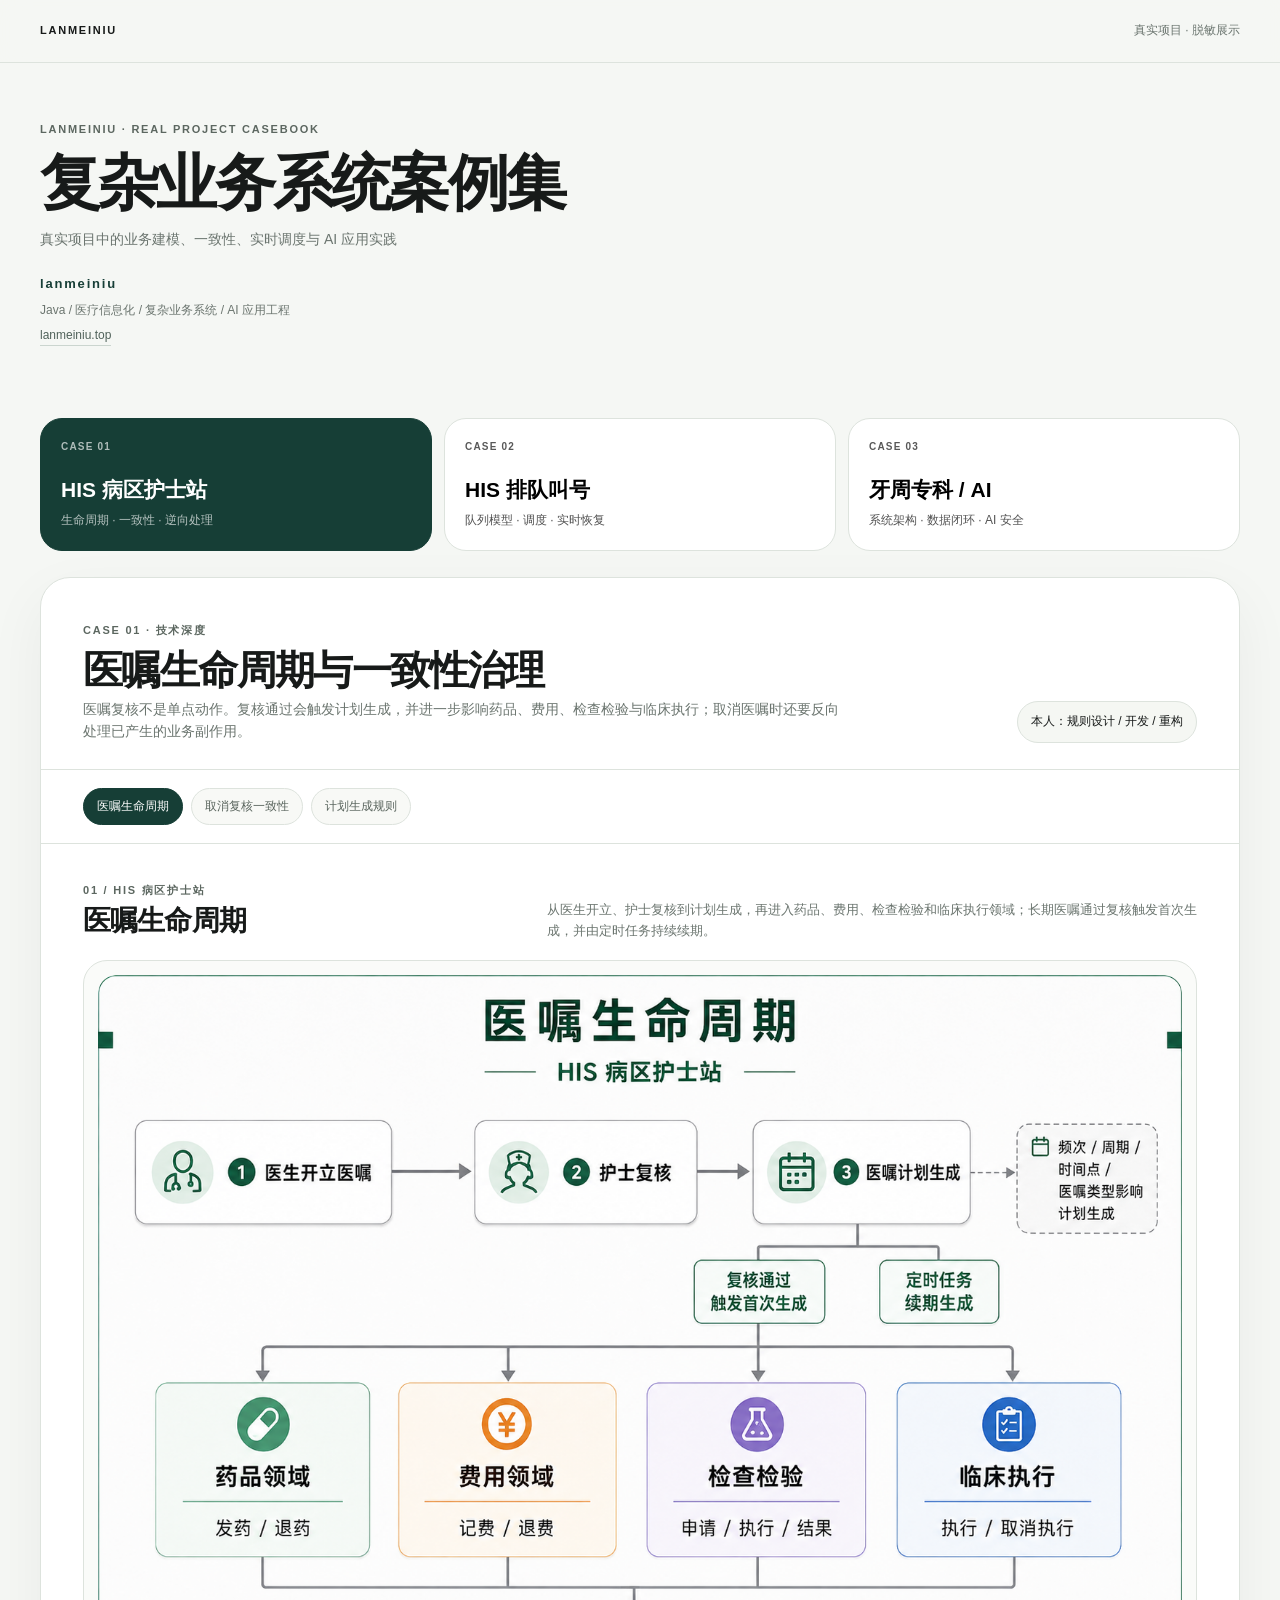
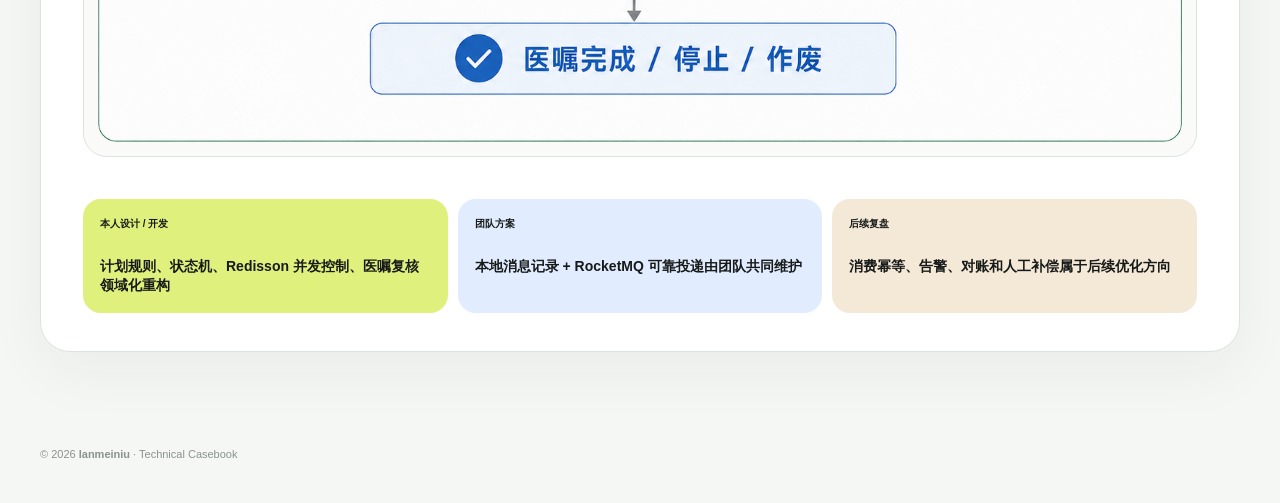
<file: index.html>
<!DOCTYPE html>

<html lang="zh-CN">
<head>
<meta charset="utf-8"/>
<meta content="width=device-width,initial-scale=1.0" name="viewport"/>
<title>复杂业务系统案例集 · lanmeiniu</title>
<meta content="lanmeiniu" name="author"/><link href="assets/css/style.css" rel="stylesheet"/><link href="https://lanmeiniu.top/" rel="canonical"/></head>
<body>
<header class="topbar">
<div class="wrap nav">
<div class="brand">LANMEINIU</div>
<div class="nav-note">真实项目 · 脱敏展示</div>
</div>
</header>
<main class="wrap">
<section class="hero">
<span class="eyebrow">LANMEINIU · REAL PROJECT CASEBOOK</span>
<h1>复杂业务系统案例集</h1>
<p>真实项目中的业务建模、一致性、实时调度与 AI 应用实践</p>


<div class="profile-signature">
<div class="profile-name">lanmeiniu</div>
<div class="profile-tags">Java / 医疗信息化 / 复杂业务系统 / AI 应用工程</div>
<div class="profile-links">
<a href="https://lanmeiniu.top" rel="noopener noreferrer" target="_blank">lanmeiniu.top</a>
</div>
</div>
</section>
<div class="project-tabs">
<button class="project-tab active" data-case="ward"><small>CASE 01</small><strong>HIS 病区护士站</strong><span>生命周期 · 一致性 · 逆向处理</span></button>
<button class="project-tab" data-case="queue"><small>CASE 02</small><strong>HIS 排队叫号</strong><span>队列模型 · 调度 · 实时恢复</span></button>
<button class="project-tab" data-case="perio"><small>CASE 03</small><strong>牙周专科 / AI</strong><span>系统架构 · 数据闭环 · AI 安全</span></button>
</div>
<div class="stage">
<!-- ========== CASE 01 ========== -->
<section class="case active" id="ward">
<div class="case-head">
<div>
<span class="eyebrow">CASE 01 · 技术深度</span>
<h2>医嘱生命周期与一致性治理</h2>
<p>医嘱复核不是单点动作。复核通过会触发计划生成，并进一步影响药品、费用、检查检验与临床执行；取消医嘱时还要反向处理已产生的业务副作用。</p>
</div>
<div class="role">本人：规则设计 / 开发 / 重构</div>
</div>
<div class="subtabs">
<button class="subtab active" data-panel="ward-life">医嘱生命周期</button>
<button class="subtab" data-panel="ward-cancel">取消复核一致性</button>
<button class="subtab" data-panel="ward-rules">计划生成规则</button></div>
<div class="panel active" id="ward-life">
<div class="panel-head">
<div><span class="eyebrow">01 / HIS 病区护士站</span><h3>医嘱生命周期</h3></div>
<p>从医生开立、护士复核到计划生成，再进入药品、费用、检查检验和临床执行领域；长期医嘱通过复核触发首次生成，并由定时任务持续续期。</p>
</div>
<div class="portfolio-image-wrap">
<button class="portfolio-image-btn" data-lightbox-project="01 / HIS 病区护士站" data-lightbox-src="assets/images/ward-order-lifecycle.png" data-lightbox-title="医嘱生命周期" type="button">
<img alt="医嘱生命周期" class="portfolio-image" src="assets/images/ward-order-lifecycle.png"/>
</button>
</div>
</div>
<div class="panel" id="ward-cancel">
<div class="panel-head">
<div><span class="eyebrow">02 / HIS 病区护士站</span><h3>取消复核与一致性治理</h3></div>
<p>同一医嘱资源可能同时发生发药与取消复核。通过并发互斥、最新状态读取、状态机校验和逆向副作用处理，确保操作结果一致。</p>
</div>
<div class="portfolio-image-wrap">
<button class="portfolio-image-btn" data-lightbox-project="02 / HIS 病区护士站" data-lightbox-src="assets/images/ward-cancel-consistency.png" data-lightbox-title="取消复核与一致性治理" type="button">
<img alt="取消复核与一致性治理" class="portfolio-image" src="assets/images/ward-cancel-consistency.png"/>
</button>
</div>
</div>
<div class="panel" id="ward-rules">
<div class="panel-head">
<div><span class="eyebrow">03 / HIS 病区护士站</span><h3>医嘱计划生成规则模型</h3></div>
<p>计划生成先按药品、检查、检验、治疗分流，各自执行专属规则，再进入公共规则统一修正，最终生成医嘱计划。</p>
</div>
<div class="portfolio-image-wrap">
<button class="portfolio-image-btn" data-lightbox-project="03 / HIS 病区护士站" data-lightbox-src="assets/images/ward-plan-rules.png" data-lightbox-title="医嘱计划生成规则模型" type="button">
<img alt="医嘱计划生成规则模型" class="portfolio-image" src="assets/images/ward-plan-rules.png"/>
</button>
</div>
</div><div class="truth">
<div class="mine"><small>本人设计 / 开发</small><b>计划规则、状态机、Redisson 并发控制、医嘱复核领域化重构</b></div>
<div class="team"><small>团队方案</small><b>本地消息记录 + RocketMQ 可靠投递由团队共同维护</b></div>
<div class="review"><small>后续复盘</small><b>消费幂等、告警、对账和人工补偿属于后续优化方向</b></div>
</div>
</section>
<!-- ========== CASE 02 ========== -->
<section class="case" id="queue">
<div class="case-head">
<div>
<span class="eyebrow">CASE 02 · 方案与带队落地</span>
<h2>多规则候诊队列与实时调度</h2>
<p>核心不是 Redis 本身，而是如何将患者身份、候诊单元、多医院规则、比例调度、过号插队与终端实时同步组织成一个可配置的调度系统。</p>
</div>
<div class="role">小组长 / 技术负责人 · 1 产品 + 2 前端 + 3 后端</div>
</div>
<div class="subtabs">
<button class="subtab active" data-panel="queue-entry">患者进入候诊</button><button class="subtab" data-panel="queue-model">候诊调度策略</button><button class="subtab" data-panel="queue-recovery">实时通信恢复</button><button class="subtab" data-panel="queue-lead">带队落地</button></div>
<div class="panel active" id="queue-entry">
<div class="panel-head">
<div><span class="eyebrow">04 / HIS 排队叫号</span><h3>患者进入候诊系统</h3></div>
<p>患者在建档或分诊登记阶段完成身份建模，生成候诊对象后，再按科室、诊室或组合候诊单元进行隔离，并进入普通候诊组或优先呼叫组。</p>
</div>
<div class="portfolio-image-wrap">
<button class="portfolio-image-btn" data-lightbox-project="04 / HIS 排队叫号" data-lightbox-src="assets/images/queue-entry.png" data-lightbox-title="患者进入候诊系统" type="button">
<img alt="患者进入候诊系统" class="portfolio-image" src="assets/images/queue-entry.png"/>
</button>
</div>
</div><div class="panel" id="queue-model">
<div class="panel-head">
<div><span class="eyebrow">05 / HIS 排队叫号</span><h3>候诊调度策略</h3></div>
<p>优先呼叫组与普通候诊组进入统一调度策略中心，通过可配置比例、预呼叫人数、过号顺延和护士插队规则计算下一位患者。</p>
</div>
<div class="portfolio-image-wrap">
<button class="portfolio-image-btn" data-lightbox-project="05 / HIS 排队叫号" data-lightbox-src="assets/images/queue-dispatch.png" data-lightbox-title="候诊调度策略" type="button">
<img alt="候诊调度策略" class="portfolio-image" src="assets/images/queue-dispatch.png"/>
</button>
</div>
</div>
<div class="panel" id="queue-recovery">
<div class="panel-head">
<div><span class="eyebrow">06 / HIS 排队叫号</span><h3>实时通信与异常恢复</h3></div>
<p>叫号业务状态经消息与长连接实时推送到终端，应用层 ACK 确认终端真正处理。异常重连后重新拉取消费信息并恢复业务状态，数据库负责最终兜底。</p>
</div>
<div class="portfolio-image-wrap">
<button class="portfolio-image-btn" data-lightbox-project="06 / HIS 排队叫号" data-lightbox-src="assets/images/queue-recovery.png" data-lightbox-title="实时通信与异常恢复" type="button">
<img alt="实时通信与异常恢复" class="portfolio-image" src="assets/images/queue-recovery.png"/>
</button>
</div>
</div>
<div class="panel" id="queue-lead">
<div class="panel-head">
<div><span class="eyebrow">DELIVERY</span><h3>把医院需求转成团队可以执行的版本</h3></div>
<p>作为小组长与技术负责人，承担版本讲解、需求确认、技术方案、排期、上线推进与后续交接。</p>
</div>
<div class="lead-grid">
<div class="lead"><small>TEAM</small><h4>1 产品 + 2 前端 + 3 后端</h4><p>负责技术方案、排期和版本推进，成员负责具体模块开发与执行。</p></div>
<div class="lead"><small>REQUIREMENT</small><h4>演示 → 意见 → 确认</h4><p>系统演示会上讲解版本能力、收集医院意见；已有能力能满足的诉求，优先推动复用而不是重复定制。</p></div>
<div class="lead"><small>DELIVERY</small><h4>首家试点上线</h4><p>早期规则较乱，统一上线时间点推进；问题能够较快定位修复，并在交接时整理问题、建议和文档。</p></div>
</div>
</div>
<div class="truth">
<div class="mine"><small>本人设计 / 负责</small><b>框架、数据库、队列模型、医院差异适配、需求确认、排期与推进</b></div>
<div class="team"><small>团队方案</small><b>Netty、锁及实时通信共同参与方案，成员具体实现</b></div>
<div class="review"><small>案例重点</small><b>规则抽象 + 调度设计 + 团队交付，而不是中间件堆叠</b></div>
</div>
</section>
<!-- ========== CASE 03 ========== -->
<section class="case" id="perio">
<div class="case-head">
<div>
<span class="eyebrow">CASE 03 · 0 → 1 / AI 应用工程</span>
<h2>牙周诊疗数字化与 AI 辅助闭环</h2>
<p>先把牙周检查、图片、指标和报表变成结构化业务系统，再让 AI 进入可控的辅助建议流程，而不是把大模型当成独立聊天功能。</p>
</div>
<div class="role">本人：需求 → 数据库 → 开发 → AI Demo</div>
</div>
<div class="subtabs">
<button class="subtab active" data-panel="perio-arch">数据闭环</button><button class="subtab" data-panel="perio-ai">AI 安全闭环</button><button class="subtab" data-panel="perio-rules">规则诊断</button></div>
<div class="panel active" id="perio-arch">
<div class="panel-head">
<div><span class="eyebrow">07 / 牙周专科 / 0→1 业务建模</span><h3>数据模型与业务闭环</h3></div>
<p>聚焦牙周项目最能体现设计能力的部分：如何把患者、就诊、牙周检查、牙齿、点位、指标、图片、规则、报表和 AI 串成完整业务闭环。</p>
</div>
<div class="portfolio-image-wrap">
<button class="portfolio-image-btn" data-lightbox-project="07 / 牙周专科 / 0→1 业务建模" data-lightbox-src="assets/images/periodontal-data-loop.svg" data-lightbox-title="数据模型与业务闭环" type="button">
<img alt="数据模型与业务闭环" class="portfolio-image" src="assets/images/periodontal-data-loop.svg"/>
</button>
</div>
</div>
<div class="panel" id="perio-ai">
<div class="panel-head">
<div><span class="eyebrow">08 / 牙周专科 / AI</span><h3>AI 安全闭环图</h3></div>
<p>患者必要信息与牙周检查数据进入模型前先脱敏；输出采用固定结构并经过安全规则校验，不合规则返回默认结果，随后由医生查看、修改和确认。</p>
</div>
<div class="portfolio-image-wrap">
<button class="portfolio-image-btn" data-lightbox-project="08 / 牙周专科 / AI" data-lightbox-src="assets/images/periodontal-ai-loop.png" data-lightbox-title="AI 安全闭环图" type="button">
<img alt="AI 安全闭环图" class="portfolio-image" src="assets/images/periodontal-ai-loop.png"/>
</button>
</div>
</div>
<div class="panel" id="perio-rules">
<div class="panel-head">
<div><span class="eyebrow">09 / 牙周专科 / 规则制定</span><h3>牙周规则诊断图</h3></div>
<p>与业务方共同制定规则，我负责将牙周检查从点位 / 整牙两层业务模型抽象为结构化数据，并输出统计结果与辅助提示，最终由医生修改和确认。</p>
</div>
<div class="portfolio-image-wrap">
<button class="portfolio-image-btn" data-lightbox-project="09 / 牙周专科 / 规则制定" data-lightbox-src="assets/images/periodontal-rules.svg" data-lightbox-title="牙周规则诊断图" type="button">
<img alt="牙周规则诊断图" class="portfolio-image" src="assets/images/periodontal-rules.svg"/>
</button>
</div>
</div><div class="truth">
<div class="mine"><small>本人设计 / 开发</small><b>需求、数据库、数据结构、批量图片导入、AI Demo 与安全控制</b></div>
<div class="team"><small>业务价值</small><b>从手工录入和重复上传，走向无纸化、自动报表和结构化归档</b></div>
<div class="review"><small>AI 边界</small><b>AI 是辅助建议，不包装为自动确诊；医生保持最终判断权</b></div>
</div>
</section>
</div>
</main>
<footer>
<div class="wrap footer-meta">
<span>© 2026 <b>lanmeiniu</b> · Technical Casebook</span>
</div>
</footer>
<div aria-hidden="true" class="lightbox" id="lightbox">
<div class="lightbox-inner">
<div class="lightbox-head">
<div class="lightbox-title">
<small id="lightboxProject"></small>
<strong id="lightboxTitle"></strong>
</div>
<button class="lightbox-close" id="lightboxClose" type="button">关闭</button>
</div>
<img alt="" id="lightboxImage"/>
</div>
</div>
<script defer="" src="assets/js/app.js"></script></body>
</html>
</file>
<file: assets/css/style.css>
/* lanmeiniu Technical Casebook
   Public, de-identified portfolio source.
   Main visual styles live in this file.
*/
*{box-sizing:border-box}
html{scroll-behavior:smooth}
:root{
  --bg:#f5f7f4;--paper:#fff;--ink:#171a19;--muted:#6b756f;--line:#dde3dd;
  --deep:#163e36;--green:#e4f1df;--lime:#dff07d;--blue:#e2ecff;
  --sand:#f4e8d7;--purple:#efe6f8;--red:#f6dfdf;--soft:#fafbf9;
}
body{
  margin:0;background:var(--bg);color:var(--ink);
  font-family:Inter,-apple-system,BlinkMacSystemFont,"Segoe UI","PingFang SC","Microsoft YaHei",sans-serif;
  line-height:1.6;
}
button{font:inherit}
.wrap{width:min(1200px,calc(100% - 32px));margin:auto}
.topbar{
  position:sticky;top:0;z-index:30;background:rgba(245,247,244,.92);
  backdrop-filter:blur(14px);border-bottom:1px solid var(--line)
}
.nav{height:62px;display:flex;align-items:center;justify-content:space-between}
.brand{font-size:11px;font-weight:900;letter-spacing:.16em}
.nav-note{font-size:12px;color:var(--muted)}
.hero{padding:70px 0 38px}
.eyebrow{font-size:11px;font-weight:900;letter-spacing:.16em;color:#5c6760}
h1{font-size:clamp(52px,6.7vw,88px);line-height:.98;letter-spacing:-.055em;margin:12px 0 20px}
.hero p{max-width:760px;color:var(--muted);margin:0;font-size:15px}
.project-tabs{display:grid;grid-template-columns:repeat(3,1fr);gap:12px;margin:42px 0 26px}
.project-tab{
  border:1px solid var(--line);background:#fff;border-radius:22px;padding:20px;
  text-align:left;cursor:pointer;transition:.18s
}
.project-tab:hover{transform:translateY(-2px)}
.project-tab.active{background:var(--deep);color:#fff;border-color:var(--deep)}
.project-tab small{display:block;opacity:.65;font-size:10px;font-weight:900;letter-spacing:.12em}
.project-tab strong{display:block;font-size:21px;margin-top:18px}
.project-tab span{display:block;font-size:12px;opacity:.68;margin-top:4px}
.stage{
  background:#fff;border:1px solid var(--line);border-radius:30px;overflow:hidden;
  box-shadow:0 20px 60px rgba(25,40,32,.05);margin-bottom:70px
}
.case{display:none}.case.active{display:block}
.case-head{
  padding:38px 42px 26px;display:grid;grid-template-columns:1fr auto;gap:30px;
  align-items:end;border-bottom:1px solid var(--line)
}
.case-head h2{font-size:40px;line-height:1.05;letter-spacing:-.04em;margin:7px 0}
.case-head p{max-width:760px;color:var(--muted);margin:0;font-size:14px}
.role{
  padding:10px 13px;border-radius:999px;background:#f5f7f3;border:1px solid var(--line);
  font-size:12px;white-space:nowrap
}
.subtabs{display:flex;gap:8px;flex-wrap:wrap;padding:18px 42px;border-bottom:1px solid var(--line)}
.subtab{
  border:1px solid var(--line);background:#f8f9f6;color:#59645d;
  padding:8px 13px;border-radius:999px;font-size:12px;cursor:pointer
}
.subtab.active{background:var(--deep);border-color:var(--deep);color:#fff}
.panel{display:none;padding:32px 42px 42px}.panel.active{display:block}
.panel-head{display:flex;justify-content:space-between;align-items:end;gap:28px;margin-bottom:18px}
.panel-head h3{font-size:28px;letter-spacing:-.03em;line-height:1.15;margin:4px 0}
.panel-head p{max-width:650px;color:var(--muted);font-size:13px;margin:0}
.diagram{border:1px solid var(--line);border-radius:24px;padding:14px;background:#fafbf9}
.diagram svg{display:block;width:100%;height:auto;background:#fff;border-radius:18px}
.caption{font-size:11px;color:#7d8680;padding:10px 4px 0}
.truth{display:grid;grid-template-columns:repeat(3,1fr);gap:10px;padding:0 42px 38px}
.truth>div{border-radius:18px;padding:17px;min-height:108px}
.mine{background:var(--lime)}.team{background:var(--blue)}.review{background:var(--sand)}
.truth small{display:block;font-size:10px;font-weight:900}
.truth b{display:block;font-size:14px;line-height:1.4;margin-top:25px}
.lead-grid{display:grid;grid-template-columns:repeat(3,1fr);gap:12px;margin-top:14px}
.lead{padding:23px;border-radius:20px;border:1px solid var(--line);background:#fafbf9}
.lead:nth-child(2){background:var(--blue)}.lead:nth-child(3){background:var(--sand)}
.lead small{font-size:10px;color:var(--muted);font-weight:900}
.lead h4{font-size:19px;margin:22px 0 8px}.lead p{font-size:13px;color:#626c66;margin:0}
footer{padding:24px 0 40px;font-size:11px;color:#8b928e}
svg text{font-family:Arial,"PingFang SC","Microsoft YaHei",sans-serif}
.line{stroke:#829087;stroke-width:3;fill:none;vector-effect:non-scaling-stroke;stroke-linecap:round;stroke-linejoin:round}
.arrow{fill:#829087}
.label{font-size:12px;fill:#6b756f}
@media(max-width:820px){
  .project-tabs{grid-template-columns:1fr}
  .case-head{grid-template-columns:1fr}
  .panel-head{display:block}
  .truth,.lead-grid{grid-template-columns:1fr}
  .case-head,.subtabs,.panel{padding-left:20px;padding-right:20px}
  .truth{padding-left:20px;padding-right:20px}
  .role{width:max-content}
}

/* V2.1 image-embedded case diagrams */
.portfolio-image-wrap{
  border:1px solid var(--line);
  border-radius:24px;
  background:#fafbf9;
  padding:14px;
}
.portfolio-image-btn{
  display:block;
  width:100%;
  padding:0;
  border:0;
  background:transparent;
  cursor:zoom-in;
}
.portfolio-image{
  display:block;
  width:100%;
  height:auto;
  border-radius:18px;
  background:#fff;
}
.image-note{
  padding:10px 4px 0;
  color:#7d8680;
  font-size:11px;
}
.lightbox{
  position:fixed;
  inset:0;
  z-index:999;
  display:none;
  align-items:center;
  justify-content:center;
  padding:22px;
  background:rgba(10,14,12,.9);
}
.lightbox.open{display:flex}
.lightbox-inner{
  width:min(1540px,98vw);
  max-height:96vh;
  display:flex;
  flex-direction:column;
  gap:10px;
}
.lightbox-head{
  display:flex;
  justify-content:space-between;
  align-items:center;
  color:#fff;
}
.lightbox-title small{
  display:block;
  opacity:.65;
  font-size:11px;
}
.lightbox-title strong{
  display:block;
  margin-top:2px;
  font-size:18px;
}
.lightbox-close{
  border:1px solid rgba(255,255,255,.24);
  background:rgba(255,255,255,.08);
  color:#fff;
  border-radius:999px;
  padding:8px 13px;
  cursor:pointer;
}
.lightbox img{
  max-width:100%;
  max-height:88vh;
  object-fit:contain;
  border-radius:14px;
  background:#fff;
}

/* V2.4 author identity + watermark */






.footer-meta{
  display:flex; justify-content:space-between; gap:16px; flex-wrap:wrap;
}
.footer-meta span{display:block}
@media(max-width:820px){
  .footer-meta{display:block}
}

/* V2.5 signature visibility */





/* Personal identity block */
.profile-signature{
  margin-top:28px;
}

.profile-name{
  font-size:13px;
  font-weight:800;
  letter-spacing:.14em;
  color:#173f37;
}

.profile-tags{
  margin-top:7px;
  font-size:13px;
  color:#6b756f;
}

.profile-links{
  display:flex;
  align-items:center;
  gap:9px;
  margin-top:7px;
  font-size:12px;
}

.profile-links a,
.footer-meta a{
  color:#50625a;
  text-decoration:none;
  border-bottom:1px solid #cbd5cf;
  transition:.2s ease;
}

.profile-links a:hover,
.footer-meta a:hover{
  color:#173f37;
  border-bottom-color:#173f37;
}

.profile-dot{
  color:#a3aca7;
}


/* Personal hero */
.hero {
  padding-top: 52px;
  padding-bottom: 30px;
}

.hero h1 {
  font-size: clamp(38px, 4.8vw, 62px);
  line-height: 1.04;
  letter-spacing: -0.045em;
  max-width: 920px;
  margin: 10px 0 14px;
}

.hero > p {
  max-width: 760px;
  font-size: 14px;
  line-height: 1.7;
}

.profile-signature {
  margin-top: 22px;
}

.profile-name {
  font-size: 13px;
  font-weight: 800;
  letter-spacing: .14em;
  color: #173f37;
}

.profile-tags {
  margin-top: 6px;
  font-size: 12px;
  color: #6b756f;
}

.profile-links {
  margin-top: 6px;
  font-size: 12px;
}

.profile-links a {
  color: #50625a;
  text-decoration: none;
  border-bottom: 1px solid #cbd5cf;
}

.profile-links a:hover {
  color: #173f37;
  border-bottom-color: #173f37;
}

/* Basic anti-copy: blocks normal browser text selection/copy */
html, body, body * {
  -webkit-user-select: none;
  -moz-user-select: none;
  -ms-user-select: none;
  user-select: none;
  -webkit-touch-callout: none;
}

img {
  -webkit-user-drag: none;
}

@media (max-width: 820px) {
  .hero h1 {
    font-size: clamp(34px, 10vw, 48px);
  }
}
</file>
